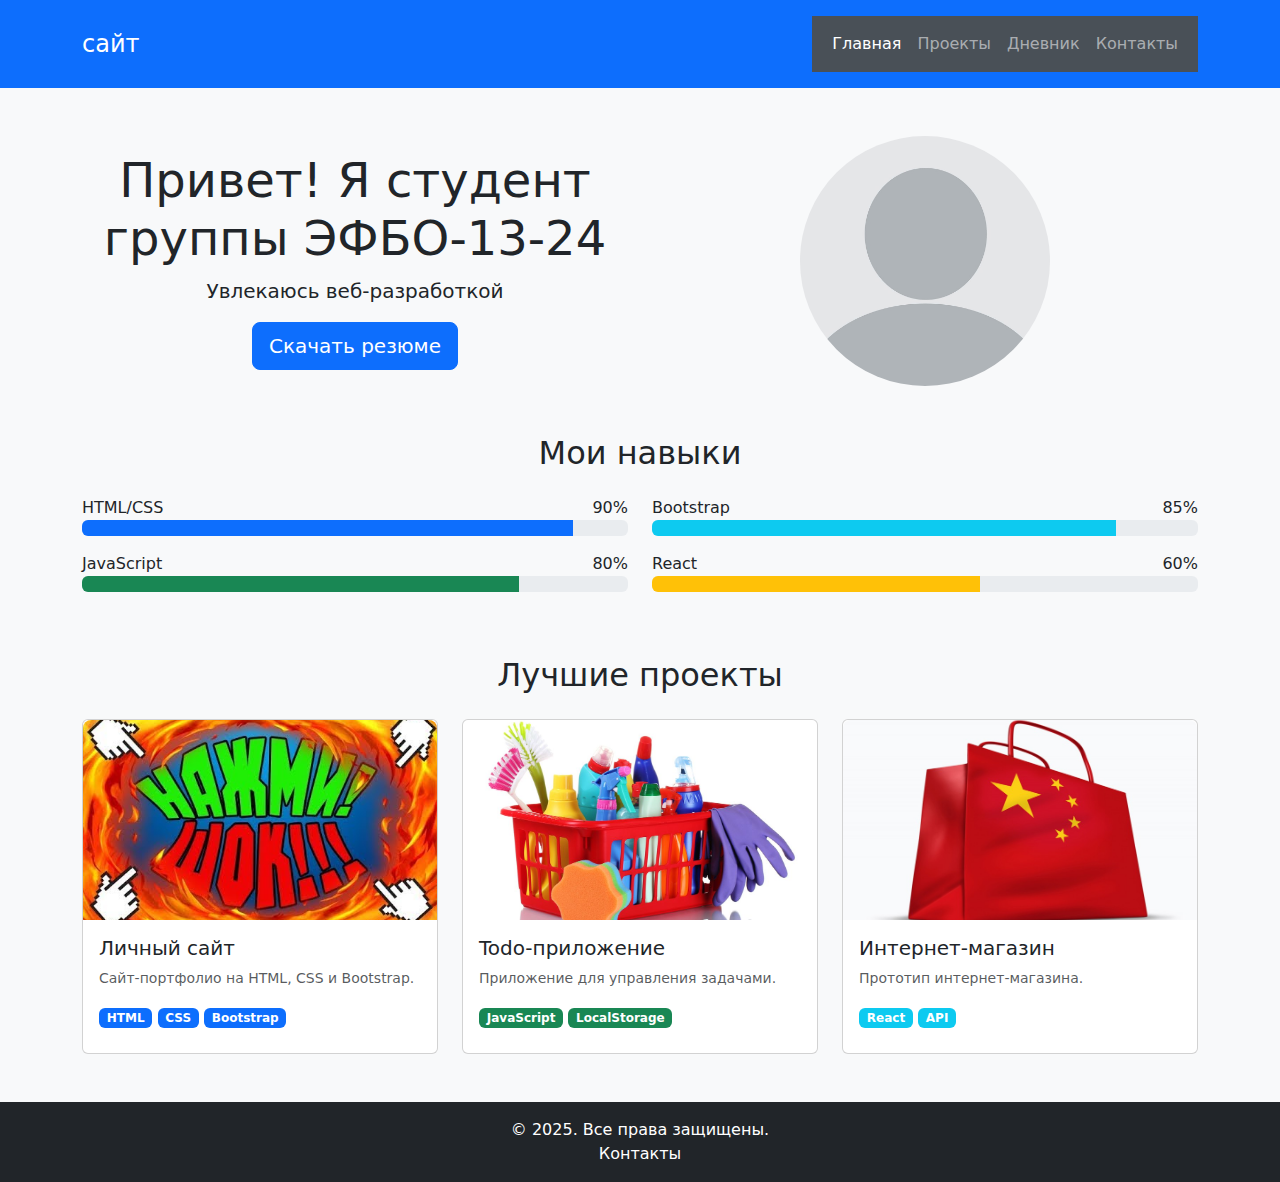
<file: index.html>
<!DOCTYPE html>
<html lang="ru">
<head>
    <meta charset="UTF-8">
    <meta name="viewport" content="width=device-width, initial-scale=1.0">
    <title>Стоянов - Портфолио</title>
    <link href="https://cdn.jsdelivr.net/npm/bootstrap@5.3.2/dist/css/bootstrap.min.css" rel="stylesheet">
    <link rel="stylesheet" href="https://cdn.jsdelivr.net/npm/bootstrap-icons@1.11.1/font/bootstrap-icons.css">
    <link href="styles/styles.css" rel="stylesheet"> <!-- Подключаем кастомные стили, если есть -->
</head>
<body class="bg-light">
    <a class="skip-link" href="#main-content">Перейти к содержанию</a>
    <div class="container-fluid p-0">
        <!-- Header -->
        <header class="bg-primary text-white py-3">
            <div class="container">
                <div class="d-flex justify-content-between align-items-center">
                    <div>
                        <h1 class="h4 mb-0">сайт</h1> <!-- Замените на логотип или имя -->
                    </div>
                    <nav class="navbar navbar-expand-lg navbar-dark" style="background-color: #495057;"> <!-- ИЗМЕНЕНО: Добавлен стиль фона -->
                        <div class="container-fluid">
                            <button class="navbar-toggler" type="button" data-bs-toggle="collapse" data-bs-target="#navbarNav" aria-controls="navbarNav" aria-expanded="false" aria-label="Toggle navigation">
                                <span class="navbar-toggler-icon"></span>
                            </button>
                            <div class="collapse navbar-collapse" id="navbarNav">
                                <ul class="navbar-nav ms-auto"> <!-- Выравнивание элементов меню по правому краю -->
                                    <li class="nav-item">
                                        <a class="nav-link active" href="index.html">Главная</a>
                                    </li>
                                    <li class="nav-item">
                                        <a class="nav-link" href="pages/projects.html">Проекты</a>
                                    </li>
                                    <li class="nav-item">
                                        <a class="nav-link" href="pages/diary.html">Дневник</a>
                                    </li>
                                    <li class="nav-item">
                                        <a class="nav-link" href="pages/contacts.html">Контакты</a>
                                    </li>
                                </ul>
                            </div>
                        </div>
                    </nav>
                </div>
            </div>
        </header>

        <!-- Main Content -->
        <main class="container my-5">
            <section class="text-center">
                <div class="row align-items-center">
                    <div class="col-md-6 mb-4 mb-md-0">
                        <h2 class="display-5">Привет! Я студент группы <strong>ЭФБО-13-24</strong></h2> <!-- Вставьте свою группу -->
                        <p class="lead">Увлекаюсь веб-разработкой</p>
                        <a href="assets/resume.pdf" class="btn btn-primary btn-lg" download>Скачать резюме</a> <!-- Убедитесь, что файл resume.pdf есть в папке assets -->
                    </div>
                    <div class="col-md-6">
                        <img src="images/icons/photo.jpg" alt="Фото студента" class="img-fluid rounded-circle" style="width: 250px; height: 250px; object-fit: cover;">
                    </div>
                </div>
            </section>

            <!-- Skills Section -->
            <section class="my-5">
                <h2 class="text-center mb-4">Мои навыки</h2>
                <div class="row">
                    <div class="col-md-6">
                        <div class="mb-3">
                            <div class="d-flex justify-content-between">
                                <span>HTML/CSS</span>
                                <span>90%</span>
                            </div>
                            <div class="progress">
                                <div class="progress-bar bg-primary" role="progressbar" style="width: 90%"></div>
                            </div>
                        </div>
                        <div class="mb-3">
                            <div class="d-flex justify-content-between">
                                <span>JavaScript</span>
                                <span>80%</span>
                            </div>
                            <div class="progress">
                                <div class="progress-bar bg-success" role="progressbar" style="width: 80%"></div>
                            </div>
                        </div>
                    </div>
                    <div class="col-md-6">
                        <div class="mb-3">
                            <div class="d-flex justify-content-between">
                                <span>Bootstrap</span>
                                <span>85%</span>
                            </div>
                            <div class="progress">
                                <div class="progress-bar bg-info" role="progressbar" style="width: 85%"></div>
                            </div>
                        </div>
                        <div class="mb-3">
                            <div class="d-flex justify-content-between">
                                <span>React</span>
                                <span>60%</span>
                            </div>
                            <div class="progress">
                                <div class="progress-bar bg-warning" role="progressbar" style="width: 60%"></div>
                            </div>
                        </div>
                    </div>
                </div>
            </section>

            <!-- Projects Section -->
            <section class="my-5">
                <h2 class="text-center mb-4">Лучшие проекты</h2>
                    <div class="project-grid">
                        <div class="card h-100">
                            <img src="images/icons/goods3.jpg" 
                                alt="Личный сайт" 
                                class="card-img-top responsive-img"
                                width="300" height="150"
                                loading="lazy">
                            <div class="card-body">
                                <h5 class="card-title">Личный сайт</h5>
                                <p class="card-text small text-muted">Сайт-портфолио на HTML, CSS и Bootstrap.</p>
                                <div class="mb-2">
                                    <span class="badge bg-primary">HTML</span>
                                    <span class="badge bg-primary">CSS</span>
                                    <span class="badge bg-primary">Bootstrap</span>
                                </div>
                            </div>
                        </div>
                        <div class="card h-100">
                            <img src="images/icons/goods4.jpg" 
                                alt="Todo приложение" 
                                class="card-img-top responsive-img"
                                width="300" height="150"
                                loading="lazy">
                            <div class="card-body">
                                <h5 class="card-title">Todo-приложение</h5>
                                <p class="card-text small text-muted">Приложение для управления задачами.</p>
                                <div class="mb-2">
                                    <span class="badge bg-success">JavaScript</span>
                                    <span class="badge bg-success">LocalStorage</span>
                                </div>
                            </div>
                        </div>
                        <div class="card h-100">
                            <img src="images/icons/goods1.jpg" 
                                alt="Интернет-магазин" 
                                class="card-img-top responsive-img"
                                width="300" height="150"
                                loading="lazy">
                            <div class="card-body">
                                <h5 class="card-title">Интернет-магазин</h5>
                                <p class="card-text small text-muted">Прототип интернет-магазина.</p>
                                <div class="mb-2">
                                    <span class="badge bg-info">React</span>
                                    <span class="badge bg-info">API</span>
                                </div>
                            </div>
                        </div>
                    </div>
            </section>
        </main>

        <!-- Footer -->
        <footer class="bg-dark text-white py-3 mt-5">
            <div class="container text-center">
                <p class="mb-0">&copy; 2025. Все права защищены.</p>
                <a href="pages/contacts.html" class="text-white text-decoration-none">Контакты</a>
            </div>
        </footer>
    </div>
    <script src="https://cdn.jsdelivr.net/npm/bootstrap@5.3.2/dist/js/bootstrap.bundle.min.js"></script>
</body>
</html>
</file>
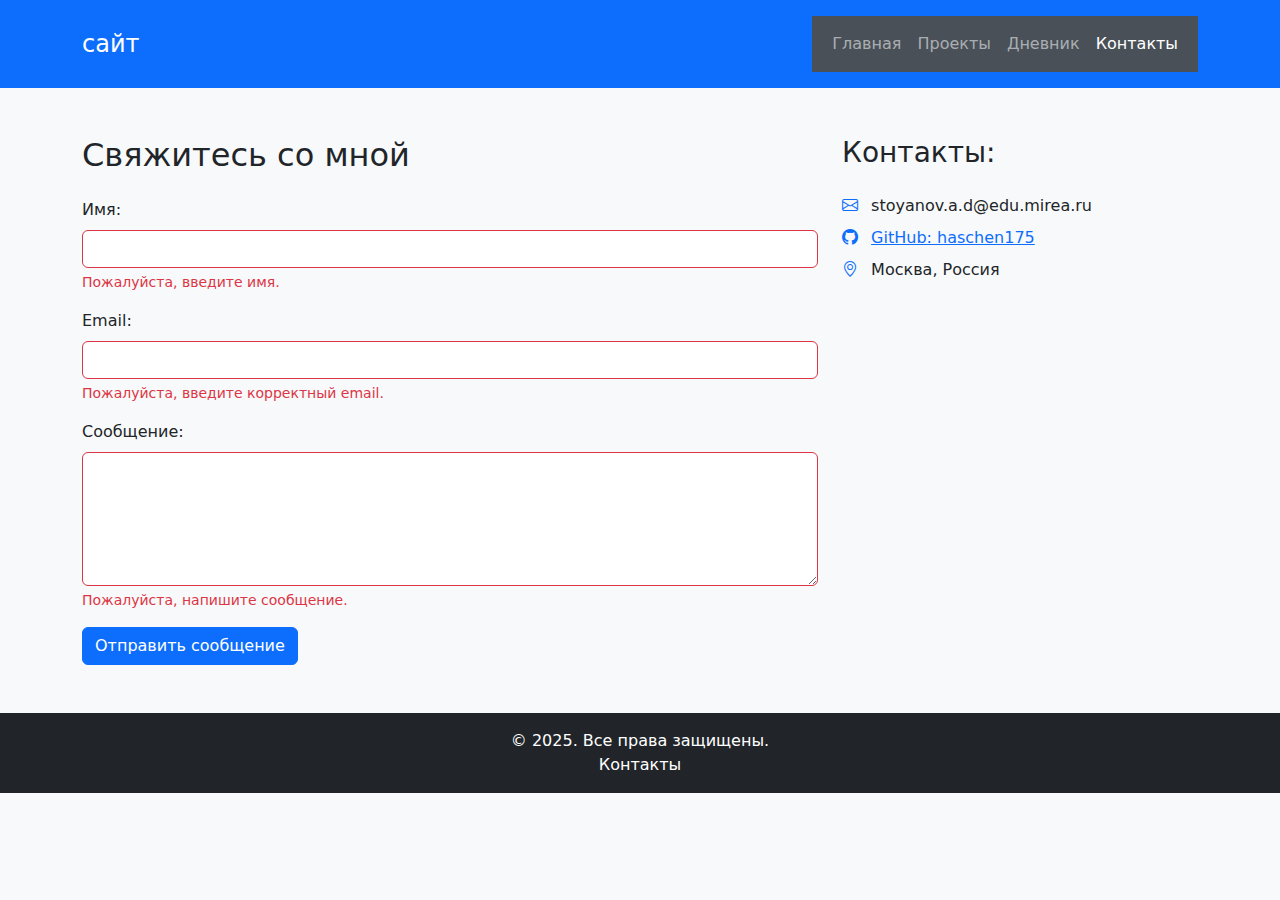
<file: pages/contacts.html>
<!DOCTYPE html>
<html lang="ru">
<head>
    <meta charset="UTF-8">
    <meta name="viewport" content="width=device-width, initial-scale=1.0">
    <title>Контакты - Стоянов</title>
    <link href="https://cdn.jsdelivr.net/npm/bootstrap@5.3.2/dist/css/bootstrap.min.css" rel="stylesheet">
    <link rel="stylesheet" href="https://cdn.jsdelivr.net/npm/bootstrap-icons@1.11.1/font/bootstrap-icons.css">
    <link href="../styles/styles.css" rel="stylesheet">
</head>
<body class="bg-light">
    <div class="container-fluid p-0">
        <!-- Header -->
        <header class="bg-primary text-white py-3">
            <div class="container">
                <div class="d-flex justify-content-between align-items-center">
                    <div>
                        <h1 class="h4 mb-0">сайт</h1>
                    </div>
                    <nav class="navbar navbar-expand-lg navbar-dark" style="background-color: #495057;"> <!-- ИЗМЕНЕНО -->
                        <div class="container-fluid">
                            <button class="navbar-toggler" type="button" data-bs-toggle="collapse" data-bs-target="#navbarNav" aria-controls="navbarNav" aria-expanded="false" aria-label="Toggle navigation">
                                <span class="navbar-toggler-icon"></span>
                            </button>
                            <div class="collapse navbar-collapse" id="navbarNav">
                                <ul class="navbar-nav ms-auto">
                                    <li class="nav-item">
                                        <a class="nav-link" href="../index.html">Главная</a>
                                    </li>
                                    <li class="nav-item">
                                        <a class="nav-link" href="projects.html">Проекты</a>
                                    </li>
                                    <li class="nav-item">
                                        <a class="nav-link" href="diary.html">Дневник</a>
                                    </li>
                                    <li class="nav-item">
                                        <a class="nav-link active" href="contacts.html">Контакты</a>
                                    </li>
                                </ul>
                            </div>
                        </div>
                    </nav>
                </div>
            </div>
        </header>

        <!-- Main Content -->
        <main class="container my-5">
            <div class="row">
                <div class="col-md-8">
                    <h2 class="mb-4">Свяжитесь со мной</h2>
                    <form id="contactForm" novalidate>
                        <div class="mb-3">
                            <label for="name" class="form-label">Имя:</label>
                            <input type="text" class="form-control" id="name" name="name" required>
                            <div class="invalid-feedback">Пожалуйста, введите имя.</div>
                        </div>
                        <div class="mb-3">
                            <label for="email" class="form-label">Email:</label>
                            <input type="email" class="form-control" id="email" name="email" required>
                            <div class="invalid-feedback">Пожалуйста, введите корректный email.</div>
                        </div>
                        <div class="mb-3">
                            <label for="message" class="form-label">Сообщение:</label>
                            <textarea class="form-control" id="message" name="message" rows="5" required></textarea>
                            <div class="invalid-feedback">Пожалуйста, напишите сообщение.</div>
                        </div>
                        <button type="submit" class="btn btn-primary">Отправить сообщение</button>
                    </form>
                </div>
                <div class="col-md-4">
                    <h3 class="mb-4">Контакты:</h3>
                    <ul class="list-unstyled">
                        <li class="mb-2"><i class="bi bi-envelope me-2 text-primary"></i> stoyanov.a.d@edu.mirea.ru</li>
                        <li class="mb-2"><i class="bi bi-github me-2 text-primary"></i> <a href="https://github.com/haschen175" target="_blank">GitHub: haschen175</a></li>
                        <li class="mb-2"><i class="bi bi-geo-alt me-2 text-primary"></i> Москва, Россия</li>
                    </ul>
                </div>
            </div>
        </main>

        <!-- Footer -->
        <footer class="bg-dark text-white py-3 mt-5">
            <div class="container text-center">
                <p class="mb-0">&copy; 2025. Все права защищены.</p>
                <a href="contacts.html" class="text-white text-decoration-none">Контакты</a>
            </div>
        </footer>
    </div>
    <script src="https://cdn.jsdelivr.net/npm/bootstrap@5.3.2/dist/js/bootstrap.bundle.min.js"></script>
    <script>
        document.getElementById('contactForm').addEventListener('submit', function(event) {
            event.preventDefault();
            let isValid = true;

            // Проверяем каждое поле вручную для кастомной валидации
            const fields = ['name', 'email', 'message'];
            fields.forEach(id => {
                const el = document.getElementById(id);
                if (!el.value.trim()) {
                    el.classList.add('is-invalid');
                    isValid = false;
                } else {
                    el.classList.remove('is-invalid');
                }
            });

            // Дополнительная проверка email
            const email = document.getElementById('email');
            const emailRegex = /^[^\s@]+@[^\s@]+\.[^\s@]+$/;
            if (email.value && !emailRegex.test(email.value)) {
                email.classList.add('is-invalid');
                isValid = false;
            }

            if (isValid) {
                alert('Сообщение отправлено!');
                this.reset();
            }
        });
    </script>
</body>
</html>
</file>
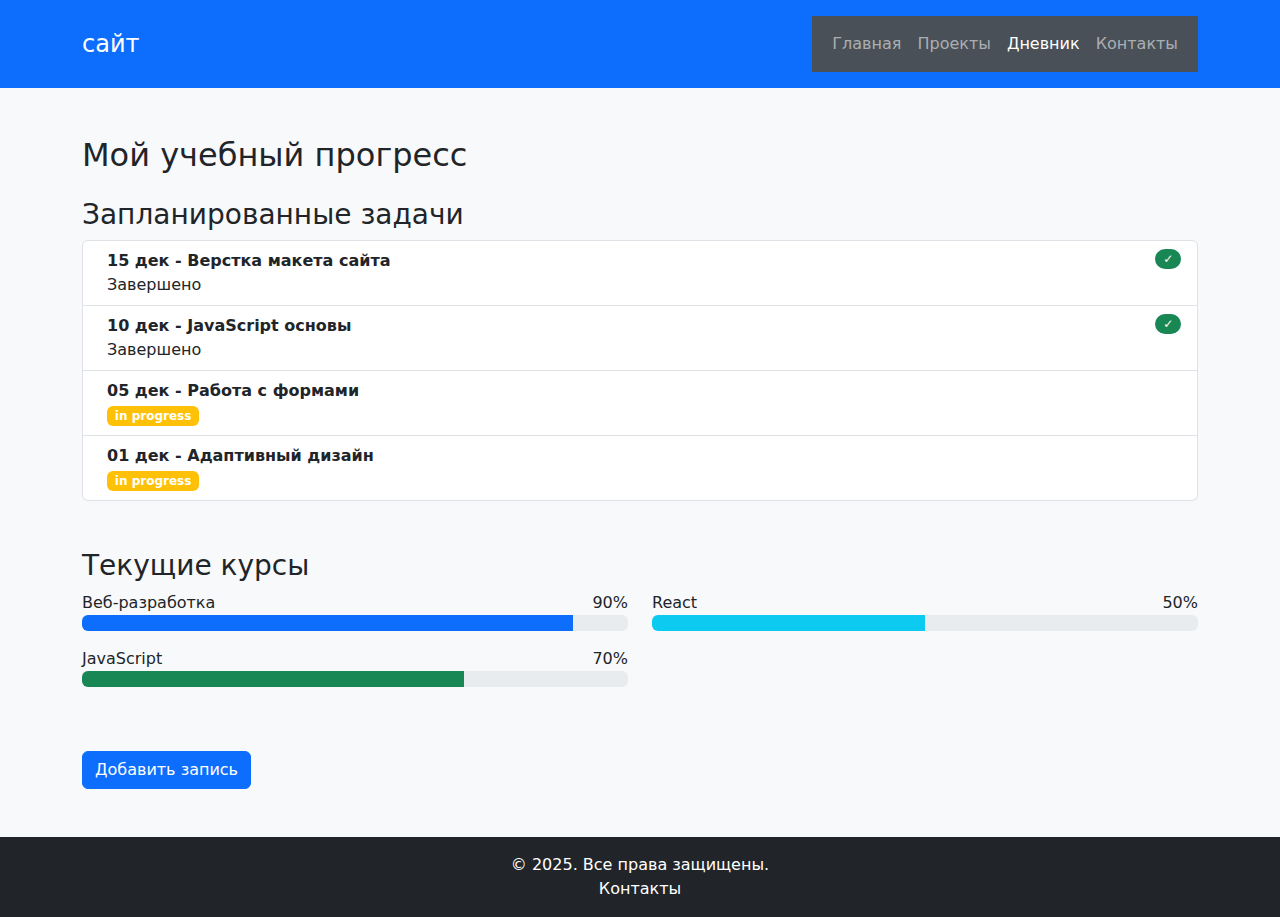
<file: pages/diary.html>
<!DOCTYPE html>
<html lang="ru">
<head>
    <meta charset="UTF-8">
    <meta name="viewport" content="width=device-width, initial-scale=1.0">
    <title>Учебный дневник - Стоянов</title>
    <link href="https://cdn.jsdelivr.net/npm/bootstrap@5.3.2/dist/css/bootstrap.min.css" rel="stylesheet">
    <link rel="stylesheet" href="https://cdn.jsdelivr.net/npm/bootstrap-icons@1.11.1/font/bootstrap-icons.css">
    <link href="../styles/styles.css" rel="stylesheet">
</head>
<body class="bg-light">
    <div class="container-fluid p-0">
        <!-- Header -->
        <header class="bg-primary text-white py-3">
            <div class="container">
                <div class="d-flex justify-content-between align-items-center">
                    <div>
                        <h1 class="h4 mb-0">сайт</h1>
                    </div>
                    <nav class="navbar navbar-expand-lg navbar-dark" style="background-color: #495057;"> <!-- ИЗМЕНЕНО -->
                        <div class="container-fluid">
                            <button class="navbar-toggler" type="button" data-bs-toggle="collapse" data-bs-target="#navbarNav" aria-controls="navbarNav" aria-expanded="false" aria-label="Toggle navigation">
                                <span class="navbar-toggler-icon"></span>
                            </button>
                            <div class="collapse navbar-collapse" id="navbarNav">
                                <ul class="navbar-nav ms-auto">
                                    <li class="nav-item">
                                        <a class="nav-link" href="../index.html">Главная</a>
                                    </li>
                                    <li class="nav-item">
                                        <a class="nav-link" href="projects.html">Проекты</a>
                                    </li>
                                    <li class="nav-item">
                                        <a class="nav-link active" href="diary.html">Дневник</a>
                                    </li>
                                    <li class="nav-item">
                                        <a class="nav-link" href="contacts.html">Контакты</a>
                                    </li>
                                </ul>
                            </div>
                        </div>
                    </nav>
                </div>
            </div>
        </header>

        <!-- Main Content -->
        <main class="container my-5">
            <h2 class="mb-4">Мой учебный прогресс</h2>

            <!-- Прогресс по задачам -->
            <section class="mb-5">
                <h3>Запланированные задачи</h3>
                <ul class="list-group">
                    <li class="list-group-item d-flex justify-content-between align-items-start">
                        <div class="ms-2 me-auto">
                            <div class="fw-bold">15 дек - Верстка макета сайта</div>
                            Завершено
                        </div>
                        <span class="badge bg-success rounded-pill">✓</span>
                    </li>
                    <li class="list-group-item d-flex justify-content-between align-items-start">
                        <div class="ms-2 me-auto">
                            <div class="fw-bold">10 дек - JavaScript основы</div>
                            Завершено
                        </div>
                        <span class="badge bg-success rounded-pill">✓</span>
                    </li>
                    <li class="list-group-item d-flex justify-content-between align-items-start">
                        <div class="ms-2 me-auto">
                            <div class="fw-bold">05 дек - Работа с формами</div>
                            <span class="badge bg-warning">in progress</span>
                        </div>
                    </li>
                    <li class="list-group-item d-flex justify-content-between align-items-start">
                        <div class="ms-2 me-auto">
                            <div class="fw-bold">01 дек - Адаптивный дизайн</div>
                            <span class="badge bg-warning">in progress</span>
                        </div>
                    </li>
                </ul>
            </section>

            <!-- Прогресс по курсам -->
            <section class="mb-5">
                <h3>Текущие курсы</h3>
                <div class="row">
                    <div class="col-md-6">
                        <div class="mb-3">
                            <div class="d-flex justify-content-between">
                                <span>Веб-разработка</span>
                                <span>90%</span>
                            </div>
                            <div class="progress">
                                <div class="progress-bar bg-primary" role="progressbar" style="width: 90%"></div>
                            </div>
                        </div>
                        <div class="mb-3">
                            <div class="d-flex justify-content-between">
                                <span>JavaScript</span>
                                <span>70%</span>
                            </div>
                            <div class="progress">
                                <div class="progress-bar bg-success" role="progressbar" style="width: 70%"></div>
                            </div>
                        </div>
                    </div>
                    <div class="col-md-6">
                        <div class="mb-3">
                            <div class="d-flex justify-content-between">
                                <span>React</span>
                                <span>50%</span>
                            </div>
                            <div class="progress">
                                <div class="progress-bar bg-info" role="progressbar" style="width: 50%"></div>
                            </div>
                        </div>
                        <!-- Добавьте другие курсы при необходимости -->
                    </div>
                </div>
            </section>

            <!-- Кнопка добавить запись -->
            <button class="btn btn-primary">Добавить запись</button> <!-- Пока без функционала, можно реализовать позже -->

        </main>

        <!-- Footer -->
        <footer class="bg-dark text-white py-3 mt-5">
            <div class="container text-center">
                <p class="mb-0">&copy; 2025. Все права защищены.</p>
                <a href="contacts.html" class="text-white text-decoration-none">Контакты</a>
            </div>
        </footer>
    </div>
    <script src="https://cdn.jsdelivr.net/npm/bootstrap@5.3.2/dist/js/bootstrap.bundle.min.js"></script>
</body>
</html>
</file>
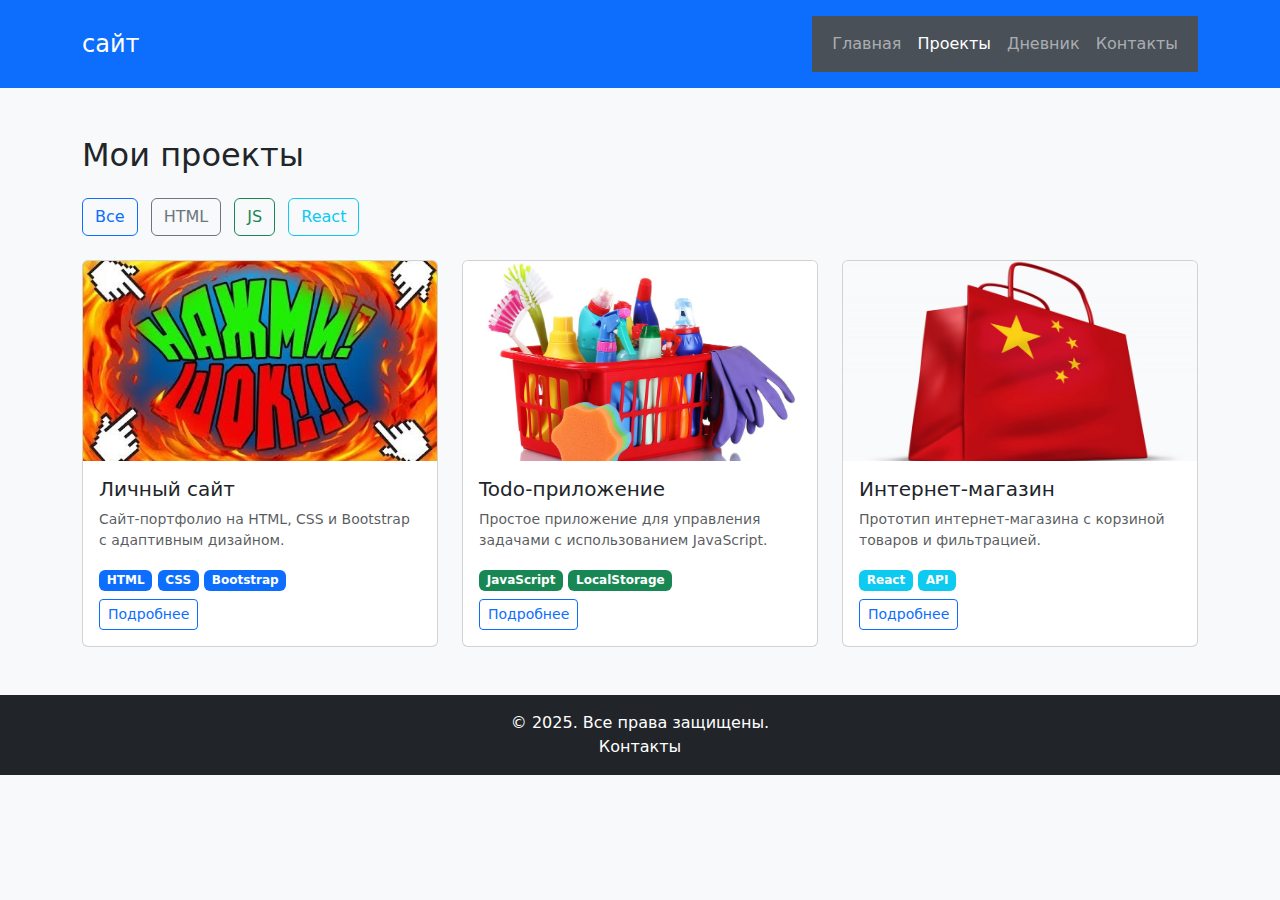
<file: pages/projects.html>
<!DOCTYPE html>
<html lang="ru">
<head>
    <meta charset="UTF-8">
    <meta name="viewport" content="width=device-width, initial-scale=1.0">
    <title>Проекты - Стоянов</title>
    <link href="https://cdn.jsdelivr.net/npm/bootstrap@5.3.2/dist/css/bootstrap.min.css" rel="stylesheet">
    <link rel="stylesheet" href="https://cdn.jsdelivr.net/npm/bootstrap-icons@1.11.1/font/bootstrap-icons.css">
    <link href="../styles/styles.css" rel="stylesheet">
</head>
<body class="bg-light">
    <a class="skip-link" href="#main-content">Перейти к содержанию</a>
    <div class="container-fluid p-0">
        <!-- Header -->
        <header class="bg-primary text-white py-3">
            <div class="container">
                <div class="d-flex justify-content-between align-items-center">
                    <div>
                        <h1 class="h4 mb-0">сайт</h1>
                    </div>
                    <nav class="navbar navbar-expand-lg navbar-dark" style="background-color: #495057;"> <!-- ИЗМЕНЕНО -->
                        <div class="container-fluid">
                            <button class="navbar-toggler" type="button" data-bs-toggle="collapse" data-bs-target="#navbarNav" aria-controls="navbarNav" aria-expanded="false" aria-label="Toggle navigation">
                                <span class="navbar-toggler-icon"></span>
                            </button>
                            <div class="collapse navbar-collapse" id="navbarNav">
                                <ul class="navbar-nav ms-auto">
                                    <li class="nav-item">
                                        <a class="nav-link" href="../index.html">Главная</a>
                                    </li>
                                    <li class="nav-item">
                                        <a class="nav-link active" href="projects.html">Проекты</a>
                                    </li>
                                    <li class="nav-item">
                                        <a class="nav-link" href="diary.html">Дневник</a>
                                    </li>
                                    <li class="nav-item">
                                        <a class="nav-link" href="contacts.html">Контакты</a>
                                    </li>
                                </ul>
                            </div>
                        </div>
                    </nav>
                </div>
            </div>
        </header>

        <!-- Main Content -->
        <main id="main-content" class="container my-5">
            <h2 class="mb-4">Мои проекты</h2>
            <!-- Фильтры (пример, можно реализовать с JS позже) -->
            <div class="mb-4">
                <button class="btn btn-outline-primary me-2">Все</button>
                <button class="btn btn-outline-secondary me-2">HTML</button>
                <button class="btn btn-outline-success me-2">JS</button>
                <button class="btn btn-outline-info">React</button>
            </div>

            <div class="row g-4">
                <div class="col-md-6 col-lg-4">
                    <div class="card h-100">
                        <img src="../images/icons/goods3.jpg" class="card-img-top" alt="Личный сайт" style="height: 200px; object-fit: cover;">
                        <div class="card-body">
                            <h5 class="card-title">Личный сайт</h5>
                            <p class="card-text small text-muted">Сайт-портфолио на HTML, CSS и Bootstrap с адаптивным дизайном.</p>
                            <div class="mb-2">
                                <span class="badge bg-primary">HTML</span>
                                <span class="badge bg-primary">CSS</span>
                                <span class="badge bg-primary">Bootstrap</span>
                            </div>
                            <!-- Кнопка для открытия модального окна -->
                            <button class="btn btn-sm btn-outline-primary" data-bs-toggle="modal" data-bs-target="#projectModal1">Подробнее</button>
                        </div>
                    </div>
                </div>
                <div class="col-md-6 col-lg-4">
                    <div class="card h-100">
                        <img src="../images/icons/goods4.jpg" class="card-img-top" alt="Todo приложение" style="height: 200px; object-fit: cover;">
                        <div class="card-body">
                            <h5 class="card-title">Todo-приложение</h5>
                            <p class="card-text small text-muted">Простое приложение для управления задачами с использованием JavaScript.</p>
                            <div class="mb-2">
                                <span class="badge bg-success">JavaScript</span>
                                <span class="badge bg-success">LocalStorage</span>
                            </div>
                            <button class="btn btn-sm btn-outline-primary" data-bs-toggle="modal" data-bs-target="#projectModal2">Подробнее</button>
                        </div>
                    </div>
                </div>
                <div class="col-md-6 col-lg-4">
                    <div class="card h-100">
                        <img src="../images/icons/goods1.jpg" class="card-img-top" alt="Интернет-магазин" style="height: 200px; object-fit: cover;">
                        <div class="card-body">
                            <h5 class="card-title">Интернет-магазин</h5>
                            <p class="card-text small text-muted">Прототип интернет-магазина с корзиной товаров и фильтрацией.</p>
                            <div class="mb-2">
                                <span class="badge bg-info">React</span>
                                <span class="badge bg-info">API</span>
                            </div>
                            <button class="btn btn-sm btn-outline-primary" data-bs-toggle="modal" data-bs-target="#projectModal3">Подробнее</button>
                        </div>
                    </div>
                </div>
                <!-- Добавьте больше карточек при необходимости -->
            </div>
        </main>

        <!-- Модальные окна для проектов -->
        <div class="modal fade" id="projectModal1" tabindex="-1" aria-labelledby="projectModalLabel1" aria-hidden="true">
            <div class="modal-dialog modal-lg">
                <div class="modal-content">
                    <div class="modal-header">
                        <h5 class="modal-title" id="projectModalLabel1">Личный сайт</h5>
                        <button type="button" class="btn-close" data-bs-dismiss="modal" aria-label="Close"></button>
                    </div>
                    <div class="modal-body">
                        <p>Полное описание проекта "Личный сайт". Сайт портфолио.</p>
                        <p>Ссылки:</p>
                        <ul>
                            <li><a href="#" target="_blank">Живая версия</a></li>
                            <li><a href="#" target="_blank">Исходный код</a></li>
                        </ul>
                    </div>
                    <div class="modal-footer">
                        <button type="button" class="btn btn-secondary" data-bs-dismiss="modal">Закрыть</button>
                    </div>
                </div>
            </div>
        </div>
        <div class="modal fade" id="projectModal2" tabindex="-1" aria-labelledby="projectModalLabel2" aria-hidden="true">
            <div class="modal-dialog modal-lg">
                <div class="modal-content">
                    <div class="modal-header">
                        <h5 class="modal-title" id="projectModalLabel2">Todo-приложение</h5>
                        <button type="button" class="btn-close" data-bs-dismiss="modal" aria-label="Close"></button>
                    </div>
                    <div class="modal-body">
                        <p>Полное описание проекта "Todo-приложение". Todo-приложение.</p>
                        <p>Ссылки:</p>
                        <ul>
                            <li><a href="#" target="_blank">Живая версия</a></li>
                            <li><a href="#" target="_blank">Исходный код</a></li>
                        </ul>
                    </div>
                    <div class="modal-footer">
                        <button type="button" class="btn btn-secondary" data-bs-dismiss="modal">Закрыть</button>
                    </div>
                </div>
            </div>
        </div>
        <div class="modal fade" id="projectModal3" tabindex="-1" aria-labelledby="projectModalLabel3" aria-hidden="true">
            <div class="modal-dialog modal-lg">
                <div class="modal-content">
                    <div class="modal-header">
                        <h5 class="modal-title" id="projectModalLabel3">Интернет-магазин</h5>
                        <button type="button" class="btn-close" data-bs-dismiss="modal" aria-label="Close"></button>
                    </div>
                    <div class="modal-body">
                        <p>Полное описание проекта "Интернет-магазин". Интернет-магазин.</p>
                        <p>Ссылки:</p>
                        <ul>
                            <li><a href="#" target="_blank">Живая версия</a></li>
                            <li><a href="#" target="_blank">Исходный код</a></li>
                        </ul>
                    </div>
                    <div class="modal-footer">
                        <button type="button" class="btn btn-secondary" data-bs-dismiss="modal">Закрыть</button>
                    </div>
                </div>
            </div>
        </div>

        <!-- Footer -->
        <footer class="bg-dark text-white py-3 mt-5">
            <div class="container text-center">
                <p class="mb-0">&copy; 2025. Все права защищены.</p>
                <a href="contacts.html" class="text-white text-decoration-none">Контакты</a>
            </div>
        </footer>
    </div>
    <script src="https://cdn.jsdelivr.net/npm/bootstrap@5.3.2/dist/js/bootstrap.bundle.min.js"></script>
</body>
</html>
</file>
<file: styles/styles.css>
/* ===== Базовые сбросы ===== */
* {
  margin: 0;
  padding: 0;
  box-sizing: border-box;
}

/* ===== Переменные ===== */
:root {
  --primary-color: #0d6efd;
  --bg-light: #f8f9fa;
  --text-color: #212529;
  --border-color: #dee2e6;
}

/* ===== Skip-link для доступности ===== */
.skip-link {
  position: absolute;
  top: -40px;
  left: 6px;
  background: var(--primary-color);
  color: white;
  padding: 8px 12px;
  text-decoration: none;
  border-radius: 4px;
  z-index: 1000;
}

.skip-link:focus {
  top: 6px;
}

/* ===== Улучшенный фокус (только для клавиатуры) ===== */
*:focus-visible {
  outline: 2px solid var(--primary-color);
  outline-offset: 2px;
  border-radius: 4px;
}

*:focus:not(:focus-visible) {
  outline: none;
}

/* ===== Адаптивные изображения (без srcset) ===== */
.responsive-img {
  width: 100%;
  height: auto;
  display: block;
}

/* ===== Адаптивная галерея проектов (Техника 6 из методички, но с auto-fit) ===== */
.project-grid {
  display: grid;
  grid-template-columns: repeat(auto-fit, minmax(280px, 1fr));
  gap: 1.5rem;
  margin-top: 1.5rem;
}

.project-grid .card img {
  width: 100%;
  height: 200px;
  object-fit: cover;
  border-radius: 8px 8px 0 0;
}

/* ===== Стили валидации формы ===== */
.form-control:invalid:not(:focus):not(:placeholder-shown) {
  border-color: #dc3545;
}

.invalid-feedback {
  display: none;
  width: 100%;
  margin-top: 0.25rem;
  font-size: 0.875em;
  color: #dc3545;
}

.form-control:invalid:not(:focus):not(:placeholder-shown) ~ .invalid-feedback {
  display: block;
}

/* ===== Адаптивность для малых экранов ===== */
@media (max-width: 576px) {
  .project-grid .card img {
    height: 180px;
  }
}
</file>
